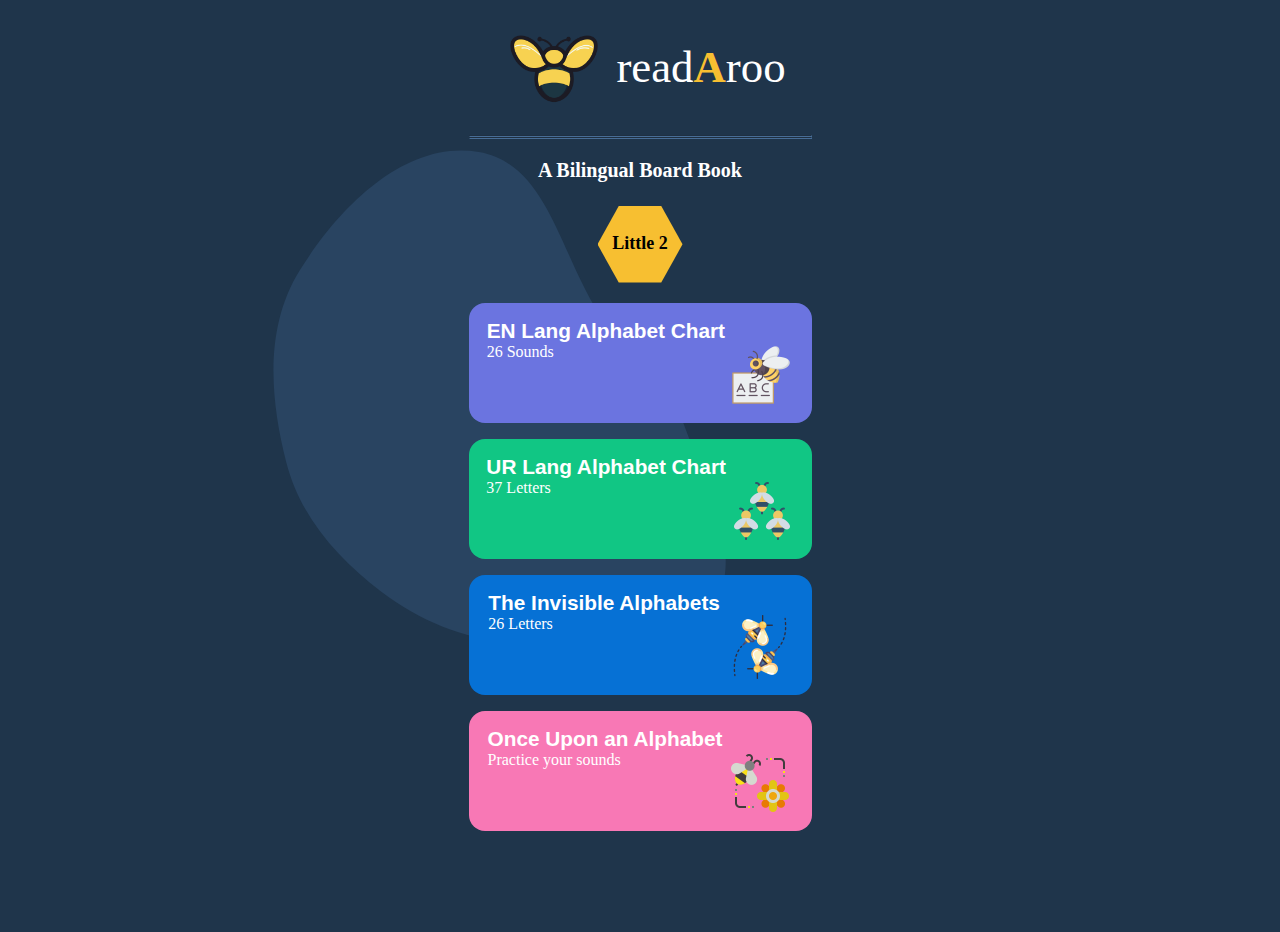
<file: index.html>
<html lang="en">
<head>
    <meta charset="utf-8"/>
    <link rel="icon" href="./media/bee-logo.png"/>
    <meta name="viewport" content="width=device-width,initial-scale=1"/>
    <link rel="apple-touch-icon" sizes="180x180" href="/apple-touch-icon.png">
    <link rel="manifest" href="/site.webmanifest">
    <link rel="mask-icon" href="/safari-pinned-tab.svg" color="#5bbad5">
    <meta property="og:title" content="readAroo"/>
    <meta property="og:type" content="website"/>
    <meta name="og:description" content="Helping kids with their reading journey.">
    <meta property="og:url" content="https://github.com/hummarabashir/readAroo-interactive-board"/>
    <meta property="og:image" content=""/>
    <meta name="twitter:card" content="summary_large_image">
    <meta name="msapplication-TileColor" content="#00aba9">
    <meta name="theme-color" content="#ffffff">
    <meta name="description" content="Web site created using javascript"/>
    <title>readAroo</title>
    <link href="https://fonts.googleapis.com/css2?family=Balsamiq+Sans:wght@700&family=Mansalva&display=swap" rel="stylesheet">
    <link type="text/css" rel="stylesheet" href="./styles1.css" />
</head>
<body>
    <div id="root">
        <div class="App">
            <main>
                <div class="heading">
                <img src="./media/bee-logo.png" alt="logo" class="title-image">
                <h1 class="title"><span class="title-span">read</span>A<span class="title-span">roo</span></h1>
                </div>
                <hr><hr/>
                <h3 class="greeting">A Bilingual Board Book</h3>
                <div>
                    <div class="hexagon">Little 2</div>
                </div>
                <section class="home-section">
                    <a href="en-alphabet_chart.html">
                        <div class="phase-two">
                            <div>
                                <h2>EN Lang Alphabet Chart</h2>
                                <p>26 Sounds</p>
                            </div>
                            <img class="homeimg" src="media/bird.png">
                        </div>
                    </a>
                    <a href="ur-alphabet_chart.html">
                        <div class="phase-three">
                            <div>
                                <h2>UR Lang Alphabet Chart</h2>
                                <p>37 Letters</p>
                            </div>
                            <img class="homeimg" src="media/butterfly.png">
                        </div>
                    </a>
                        <a href="alpha.html">
                            <div class="phase-five">
                                <div>
                                    <h2>The Invisible Alphabets</h2>
                                    <p>26 Letters</p>
                                </div>
                                <img class="homeimg" src="media/flower.png">
                            </div>
                        </a>
                            <a href="/">
                                <div class="quiz-button">
                                    <div>
                                        <h2>Once Upon an Alphabet</h2>
                                        <p>Practice your sounds</p>
                                    </div>
                                    <img class="homeimg" src="media/leaf.png">
                                </div>
                            </a>
                        </section>
                    </main>
        </div>
    </div>
</body>
</html>
</file>
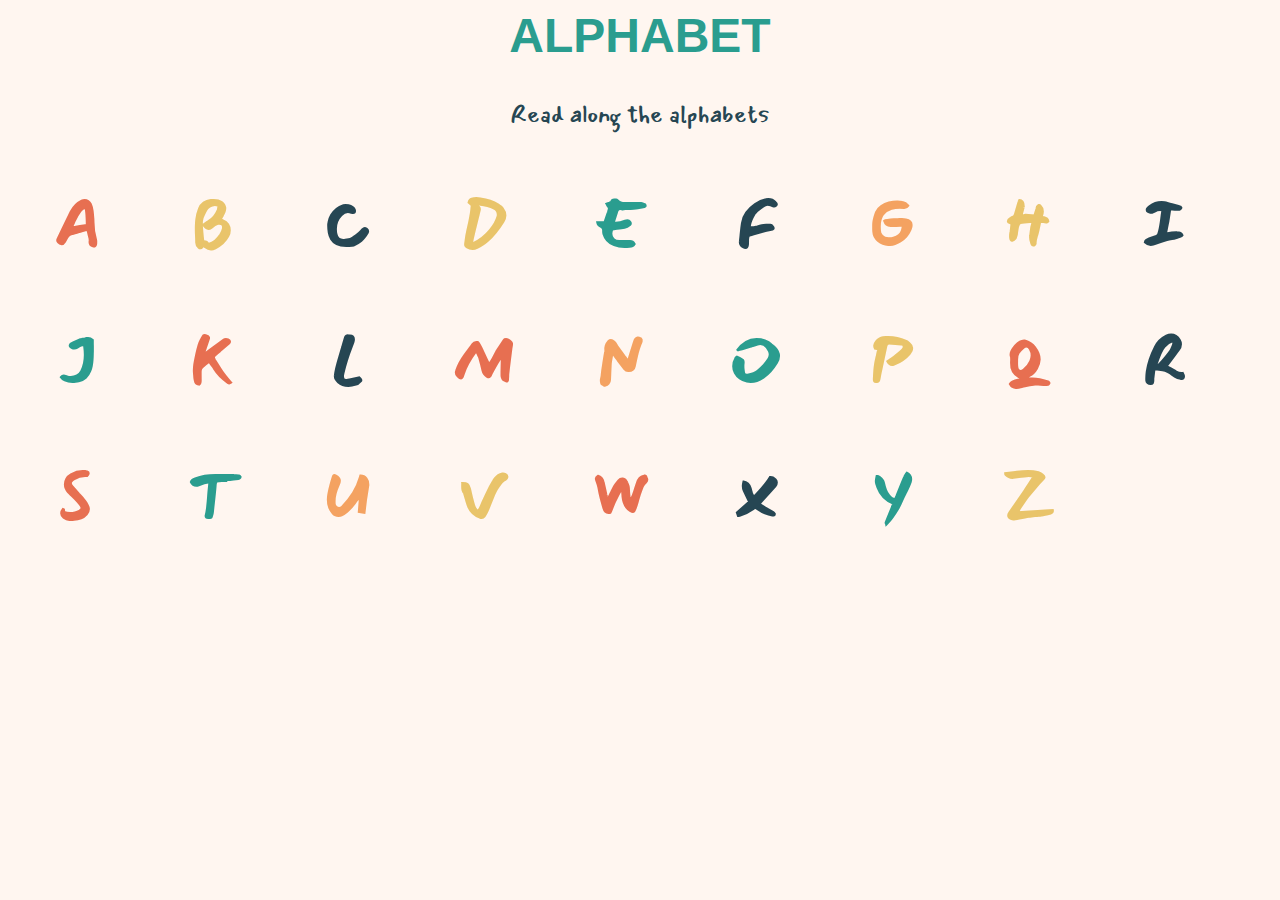
<file: alphabets-without-audio/index.html>
<html lang="en">
<head>
    <meta charset="UTF-8">
    <meta http-equiv="X-UA-Compatible" content="IE=edge">
    <meta name="viewport" content="width=device-width, initial-scale=1.0">
    <title>Alphabets - ReadAloud</title>
    <link href="https://fonts.googleapis.com/css2?family=Balsamiq+Sans:wght@700&family=Mansalva&display=swap" rel="stylesheet">
    <link href="styles.css" type="text/css" rel="stylesheet" />
</head>
<body>
    <h1>Alphabet</h1>
    <p class="subheading">Read along the alphabets<p>
        <div id="alphabet"></div>
    <script src="script.js"></script>
</body>
</html>
</file>
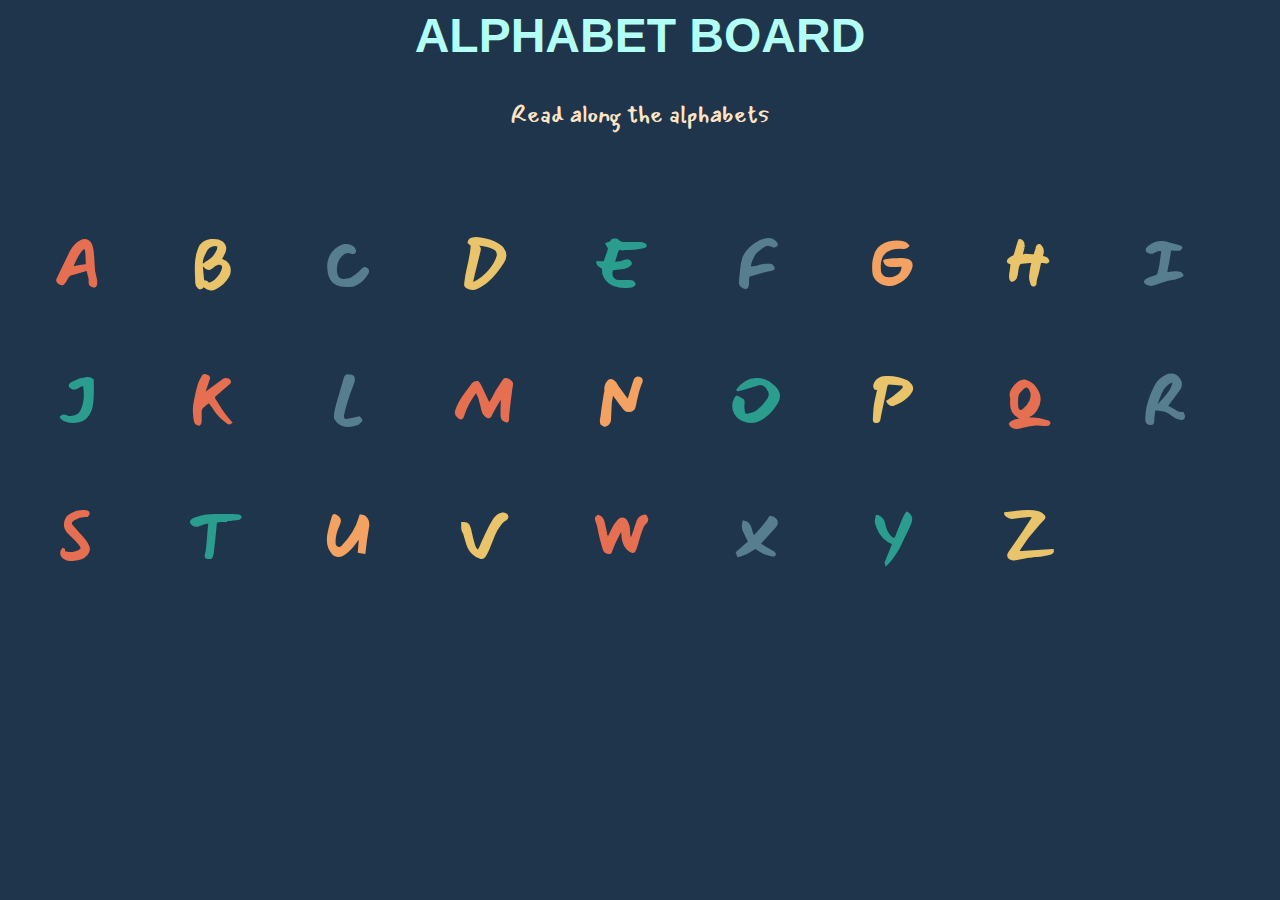
<file: alpha.html>
<html lang="en">
<head>
    <meta charset="UTF-8">
    <link rel="icon" href="./media/bee-logo.png"/>
    <meta http-equiv="X-UA-Compatible" content="IE=edge">
    <meta name="viewport" content="width=device-width, initial-scale=1.0">
    <title>Alphabets - ReadAlong</title>
    <link href="https://fonts.googleapis.com/css2?family=Balsamiq+Sans:wght@700&family=Mansalva&display=swap" rel="stylesheet">
    <link href="styles2.css" type="text/css" rel="stylesheet" />
</head>
<body>
    <h1>Alphabet Board</h1>
    <p class="subheading">Read along the alphabets<p>
        <div id="alphabet"></div>
    <script src="script.js"></script>
</body>
</html>
</file>
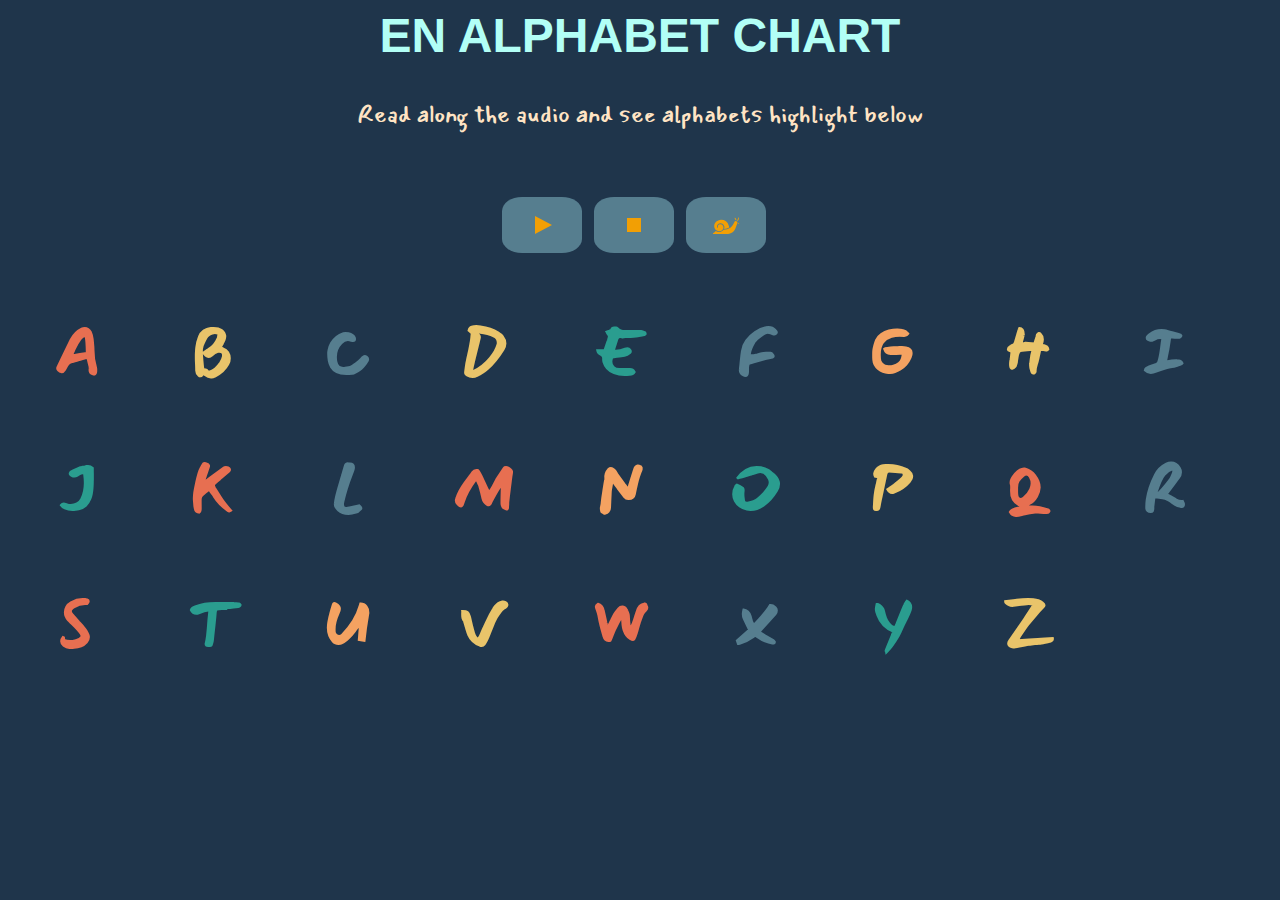
<file: en-alphabet_chart.html>
<html lang="en">
<head>
    <meta charset="utf-8"/>
    <link rel="icon" href="./media/bee-logo.png"/>
    <meta name="viewport" content="width=device-width,initial-scale=1"/>
    <link rel="apple-touch-icon" sizes="180x180" href="/apple-touch-icon.png">
    <link rel="manifest" href="/site.webmanifest">
    <link rel="mask-icon" href="/safari-pinned-tab.svg" color="#5bbad5">
    <meta property="og:title" content="readAroo"/>
    <meta property="og:type" content="website"/>
    <meta name="og:description" content="Helping kids with their reading journey.">
    <meta property="og:url" content="https://github.com/hummarabashir/readAroo-interactive-board"/>
    <meta property="og:image" content=""/>
    <meta name="twitter:card" content="summary_large_image">
    <meta name="msapplication-TileColor" content="#00aba9">
    <meta name="theme-color" content="#ffffff">
    <meta name="description" content="Web site created using javascript"/>
    <title>Alphabets - ReadAloud</title>
    <link href="https://fonts.googleapis.com/css2?family=Balsamiq+Sans:wght@700&family=Mansalva&display=swap" rel="stylesheet">
    <link href="styles2.css" type="text/css" rel="stylesheet" />
</head>
<body>
    <h1>EN Alphabet Chart</h1>
    <p class="subheading">Read along the audio and see alphabets highlight below<p>
        <div id="alphabet" class="readaloud" data-readaloud-player="true">
            <audio id="ch01_readAloud">
                <source src="alphabets.mp3" type="audio/mpeg" />
                <p>Your device or browser does not support audio.</p>
            </audio>
            <div class="audioControls">
                <button class="btn readaloud_playButton" id="playPauseToggleButton" data-playing="false" data-pressed="false" title="Play/Pause Button" role="button" aria-label="togglePlay"></button>
                <button class="btn readaloud_stopButton" id="stopButton" data-pressed="false" title="Stop Button" role="button" aria-label="stop"></button>
                <button class="btn readaloud_speedToggle" id="speedButton" data-pressed="false"  title="Speed Button" role="button" aria-label="speed"></button>
            </div>
            <div class="grid chapter-ReadAloud">
                <div class="block">
                    <p class="letter" id="L1-1" data-playhead="00.800">A</p>
                </div>
                <div class="block">
                    <p class="letter" id="L1-2" data-playhead="01.900">B</p>
                </div>
                <div class="block">
                    <p class="letter" id="L1-1" data-playhead="02.300">C</p>
                </div>
                <div class="block">
                    <p class="letter" id="L1-2" data-playhead="03.200">D</p>
                </div>
                <div class="block">
                    <p class="letter" id="L1-1" data-playhead="03.999">E</p>
                </div>
                <div class="block">
                    <p class="letter" id="L1-2" data-playhead="04.950">F</p>
                </div>
                <div class="block">
                    <p class="letter" id="L1-1" data-playhead="05.900">G</p>
                </div>
                <div class="block">
                    <p class="letter" id="L1-2" data-playhead="06.800">H</p>
                </div>
                <div class="block">
                    <p class="letter" id="L1-1" data-playhead="07.400">I</p>
                </div>
                <div class="block">
                    <p class="letter" id="L1-2" data-playhead="08.200">J</p>
                </div>
                <div class="block">
                    <p class="letter" id="L1-1" data-playhead="09.000">K</p>
                </div>
                <div class="block">
                    <p class="letter" id="L1-2" data-playhead="10.000">L</p>
                </div>
                <div class="block">
                    <p class="letter" id="L1-1" data-playhead="10.900">M</p>
                </div>
                <div class="block">
                    <p class="letter" id="L1-2" data-playhead="11.700">N</p>
                </div>
                <div class="block">
                    <p class="letter" id="L1-1" data-playhead="12.300">O</p>
                </div>
                <div class="block">
                    <p class="letter" id="L1-2" data-playhead="13.400">P</p>
                </div>
                <div class="block">
                    <p class="letter" id="L1-1" data-playhead="13.999">Q</p>
                </div>
                <div class="block">
                    <p class="letter" id="L1-2" data-playhead="14.800">R</p>
                </div>
                <div class="block">
                    <p class="letter" id="L1-1" data-playhead="15.800">S</p>
                </div>
                <div class="block">
                    <p class="letter" id="L1-2" data-playhead="16.800">T</p>
                </div>
                <div class="block">
                    <p class="letter" id="L1-1" data-playhead="17.800">U</p>
                </div>
                <div class="block">
                    <p class="letter" id="L1-2" data-playhead="18.800">V</p>
                </div>
                <div class="block">
                    <p class="letter" id="L1-1" data-playhead="19.800">W</p>
                </div>
                <div class="block">
                    <p class="letter" id="L1-2" data-playhead="20.800">X</p>
                </div>
                <div class="block">
                    <p class="letter" id="L1-1" data-playhead="21.600">Y</p>
                </div>
                <div class="block">
                    <p class="letter" id="L1-2" data-playhead="22.600">Z</p>
                </div>
            </div>
        </div>
    <script src="custom-read-aloud-0.1.6.js" type="text/javascript"></script>
    <script src="readaloud.js" type="text/javascript"></script>
    <script type="text/javascript">ReadAloud('#ch01_readAloud', {});</script>
</body>
</html>
</file>
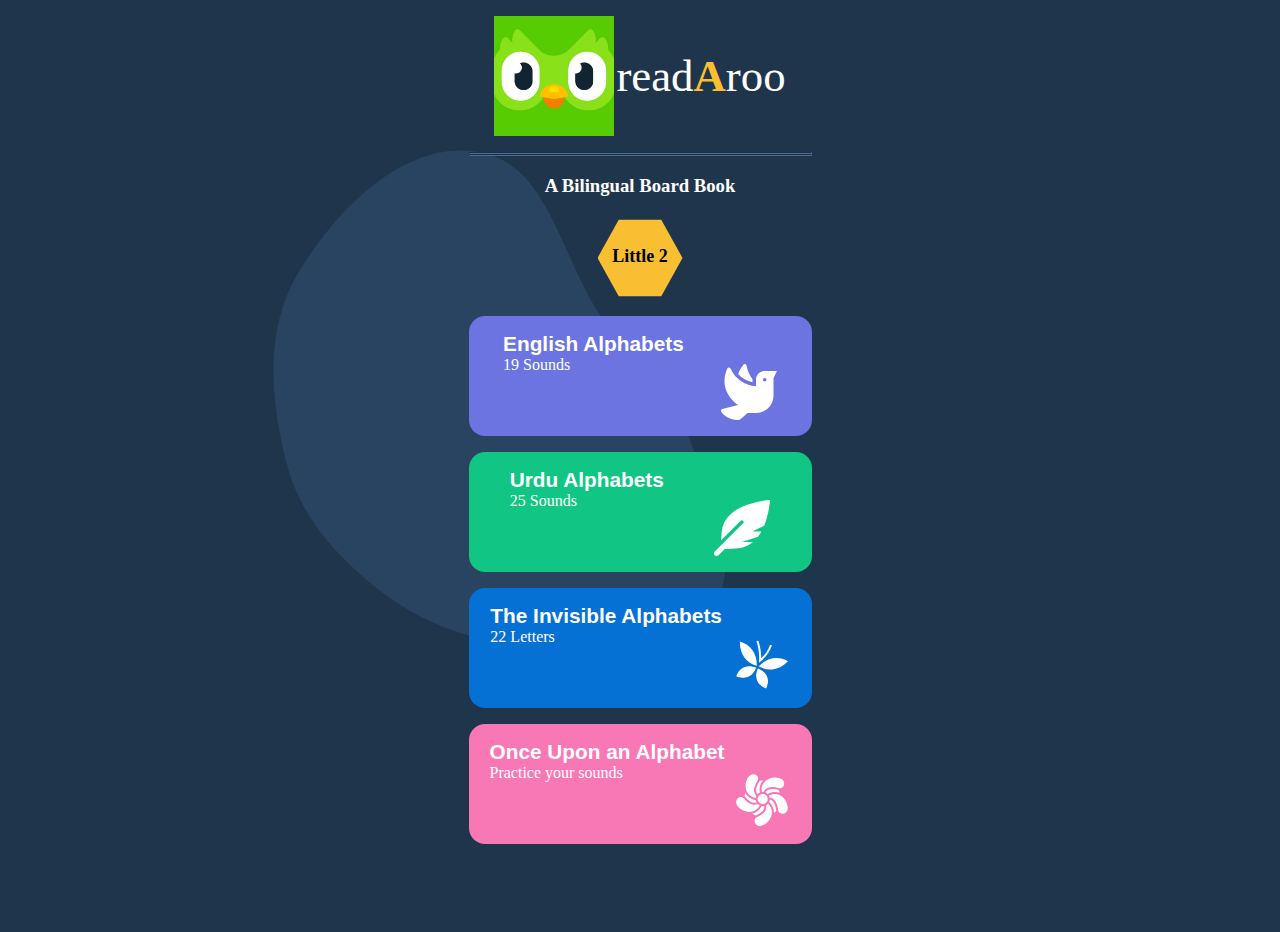
<file: index1.html>
<html lang="en">
<head>
    <meta charset="UTF-8">
    <meta http-equiv="X-UA-Compatible" content="IE=edge">
    <meta name="viewport" content="width=device-width, initial-scale=1.0">
    <title>Document</title>
    <link type="text/css" rel="stylesheet" href="./styles1.css" />
</head>
<body>
    <div id="root">
        <div class="App">
            <main>
                <div class="heading">
                <img src="./media/logo.jpeg" alt="logo" class="title-image">
                <h1 class="title"><span class="title-span">read</span>A<span class="title-span">roo</span></h1>
                </div>
                <hr><hr/>
                <h3 style="text-align: center; margin: 1em;">A Bilingual Board Book</h3>
                <div>
                    <div class="hexagon">Little 2</div>
                </div>
                <section class="home-section">
                    <a href="/">
                        <div class="phase-two"><div>
                            <h2>English Alphabets</h2>
                <p>19 Sounds</p></div>
                <svg stroke="currentColor" fill="currentColor" stroke-width="0" viewBox="0 0 512 512" class="dove" height="1em" width="1em" xmlns="http://www.w3.org/2000/svg">
                    <path d="M288 167.2v-28.1c-28.2-36.3-47.1-79.3-54.1-125.2-2.1-13.5-19-18.8-27.8-8.3-21.1 24.9-37.7 54.1-48.9 86.5 34.2 38.3 80 64.6 130.8 75.1zM400 64c-44.2 0-80 35.9-80 80.1v59.4C215.6 197.3 127 133 87 41.8c-5.5-12.5-23.2-13.2-29-.9C41.4 76 32 115.2 32 156.6c0 70.8 34.1 136.9 85.1 185.9 13.2 12.7 26.1 23.2 38.9 32.8l-143.9 36C1.4 414-3.4 426.4 2.6 435.7 20 462.6 63 508.2 155.8 512c8 .3 16-2.6 22.1-7.9l65.2-56.1H320c88.4 0 160-71.5 160-159.9V128l32-64H400zm0 96.1c-8.8 0-16-7.2-16-16s7.2-16 16-16 16 7.2 16 16-7.2 16-16 16z"></path>
                </svg>
            </div>
        </a>
                    <a href="/">
                    <div class="phase-three">
                        <div>
                        <h2>Urdu Alphabets</h2>
                        <p>25 Sounds</p>
                    </div>
                    <svg stroke="currentColor" fill="currentColor" stroke-width="0" viewBox="0 0 512 512" class="feather" height="1em" width="1em" xmlns="http://www.w3.org/2000/svg">
                        <path d="M512 0C460.22 3.56 96.44 38.2 71.01 287.61c-3.09 26.66-4.84 53.44-5.99 80.24l178.87-178.69c6.25-6.25 16.4-6.25 22.65 0s6.25 16.38 0 22.63L7.04 471.03c-9.38 9.37-9.38 24.57 0 33.94 9.38 9.37 24.59 9.37 33.98 0l57.13-57.07c42.09-.14 84.15-2.53 125.96-7.36 53.48-5.44 97.02-26.47 132.58-56.54H255.74l146.79-48.88c11.25-14.89 21.37-30.71 30.45-47.12h-81.14l106.54-53.21C500.29 132.86 510.19 26.26 512 0z"></path>
                    </svg>
                    </div>
                </a>
                        <a href="/"><div class="phase-five">
                            <div><h2>The Invisible Alphabets</h2>
                                <p>22 Letters</p>
                            </div>
                                <svg stroke="currentColor" fill="currentColor" stroke-width="0" viewBox="0 0 512 512" class="butterfly" height="1em" width="1em" xmlns="http://www.w3.org/2000/svg">
                                    <path d="M222.97 43.094l-17.72 5.937c18.246 54.362 27.075 112.164 24.406 174.47l-.875 20.5 16.032-12.78c47.213-37.597 81.827-86.216 102.282-146.095l-17.688-6.063c-17.04 49.88-44.08 90.906-80.656 124.22.156-56.652-8.915-109.937-25.78-160.188zM53.812 51.22C51.09 160.79 110.03 244.245 208.75 273c2.573-110.1-55.144-193.608-154.938-221.78zm335.156 150.374c-58.436-.03-115.656 25.943-163.5 76.094 90.775 49.848 192.148 32.407 268.217-47.563-34.172-19.135-69.658-28.513-104.718-28.53zM136.936 277.03c-52.45.582-94.1 32.36-116.687 91.25 82.336 33.03 151.56 4.26 182.72-77.374-23.333-9.574-45.51-14.102-66.032-13.875zm81.97 19.47c-37.76 80.056-8.793 149.03 75.343 183.094 37.786-80.46 9.994-149.316-75.344-183.094z"></path>
                                </svg>
                            </div>
                        </a>
                            <a href="/games">
                                <div class="quiz-button">
                                    <div>
                                        <h2>Once Upon an Alphabet</h2>
                                        <p>Practice your sounds</p>
                                    </div>
                                    <svg stroke="currentColor" fill="currentColor" stroke-width="0" viewBox="0 0 512 512" class="feather" height="1em" width="1em" xmlns="http://www.w3.org/2000/svg">
                                        <path d="M176.53 19.47c-.53-.004-1.058.014-1.593.03-.57.017-1.145.055-1.718.094-15.293 1.038-31.656 9.986-45.282 31.75-27.477 43.885-28.525 97.68-5.844 136.28 15.093 25.69 40.417 45.188 76.875 51.157.894-6.55 2.752-12.81 5.468-18.593-11.405-12.327-18.01-26.242-20.25-41.062-4.746-31.38 8.784-64.32 29.03-95.03 8.494-12.884 9.45-24.52 6.345-34.657-3.106-10.14-10.73-18.925-20.813-24.25-6.647-3.51-14.247-5.674-22.22-5.72zm198.064 29.75c-37.07.05-71.842 14.557-94.53 39.31-21.288 23.225-32.635 55.356-25.377 94.876 2.737-.356 5.514-.562 8.344-.562 2.248 0 4.468.118 6.658.344 8.678-17.88 21.282-30.383 36.687-37.782 28.608-13.74 64.078-10.445 99.375-.094 14.806 4.343 26.218 1.85 35-4.093 8.782-5.944 14.928-15.83 17.063-27.032 4.268-22.407-6.07-49.4-45.75-60.032-12.503-3.35-25.113-4.954-37.47-4.937zM261.688 77.812c-8.663 0-17.195.693-25.5 1.968-1.764 4.902-4.185 9.803-7.344 14.595-18.915 28.69-29.82 57.914-26.188 81.938 1.497 9.9 5.29 19.32 12.28 28.062 6.062-6.743 13.527-12.2 21.908-15.938-8.33-44.56 3.543-83.07 27.72-110.593-.962-.017-1.912-.03-2.877-.03zm89.25 77.312c-1.02-.006-2.027.01-3.032.03-12.502.25-23.856 2.493-33.437 7.095-10.745 5.16-19.894 13.197-26.658 25.563 7.123 2.976 13.615 7.19 19.188 12.375 23.372-13.382 47.298-19.12 70.094-18.407 13.43.422 26.462 3.095 38.75 7.72 1.19.448 2.356.924 3.53 1.406-3.043-9.002-6.843-17.637-11.312-25.875-2.49-.445-5.016-1.033-7.562-1.78-17.39-5.1-34.276-8.04-49.563-8.125zm-247.5 37.438c-3.102 9.498-5.397 19.366-6.75 29.53 3.844 2.94 7.526 6.417 10.937 10.47 22.13 26.29 47.062 45.03 71.125 48.375 8.972 1.246 18.1.6 27.438-2.657-3.463-6.362-5.905-13.37-7.063-20.78-43.162-6.468-74.965-29.445-93.156-60.406-.88-1.496-1.716-3.003-2.532-4.53zm266.968 7.562c-.9.016-1.813.053-2.72.094-15.917.71-32.434 5.25-48.998 14.436 3.44 5.8 5.974 12.198 7.468 18.97 15.995 2.598 29.416 9.17 40.156 19 23.413 21.425 33.575 55.573 37.125 92.186 1.49 15.36 8.058 25.004 16.844 30.938 8.788 5.934 20.25 7.946 31.44 5.75 22.38-4.39 43.58-24.057 38.655-64.844-6.206-51.403-39.195-93.918-81.094-109.687-12.274-4.62-25.35-7.09-38.874-6.845zM263.03 201.53c-25.51 0-46 20.49-46 46 0 25.513 20.49 46 46 46 25.513 0 45.97-20.487 45.97-46 0-25.51-20.457-46-45.97-46zM61.907 228.657c-10.602.097-21.184 4.94-29.156 13.094-15.944 16.31-22.248 44.514 4.938 75.313 34.262 38.815 85.546 55.12 129 44.343 27.786-6.89 52.807-24.442 69-55.312-6.75-3.17-12.853-7.468-18.094-12.656-13.844 6.054-27.785 7.923-41.406 6.03-31.435-4.367-59.187-26.733-82.875-54.874-9.937-11.804-20.805-16.034-31.407-15.938zM327.47 252.47c-.617 8.075-2.705 15.76-6.033 22.75 31.313 28.636 44.904 64.466 43.344 99.624 0 .03.003.062 0 .094 7.697-6.08 14.836-12.832 21.345-20.157-.567-2.634-1.007-5.363-1.28-8.186-3.318-34.205-13.235-63.786-31.158-80.188-7.17-6.563-15.722-11.45-26.218-13.937zm-16.408 38.25c-4.6 5.115-9.998 9.49-16 12.936 2.4 15.863.274 30.532-5.687 43.688-13.1 28.91-42.393 49.194-76.094 63.937-14.135 6.186-21.242 15.4-24.155 25.595-2.913 10.196-1.31 21.73 4.25 31.688 11.12 19.912 36.415 33.97 73.656 16.625 46.935-21.86 77.08-66.428 79.064-111.157 1.294-29.18-8.88-58.737-35.03-83.31zM277.47 310.56c-4.65 1.07-9.474 1.657-14.44 1.657-3.22 0-6.37-.26-9.467-.72-18.668 37.097-48.75 59.723-82.375 68.063-1.625.402-3.27.786-4.907 1.125 9.872 6.914 20.533 12.77 31.814 17.437 2.43-1.435 4.99-2.775 7.72-3.97 31.48-13.772 56.533-32.368 66.56-54.5 3.994-8.81 5.965-18.406 5.095-29.092z"></path>
                                    </svg>
                                </div>
                            </a>
                        </section>
                    </main>
        </div>
    </div>
</body>
</html>
</file>
<file: styles1.css>
:root {
    --dark-navy: #1F354B;
    --navy: #294461;
    --green: #11c684;
    --purple: #6B74E0;
    --pink: #F878B5;
    --blue: #0671D5;
    --yellow: #F7BF31;
    --light-blue: #6CDFEF;
  }
  
  * {
    margin: 0 auto;
    padding: 0;
    box-sizing: border-box;
    max-width: 375px;
  }
  
  body {
    background-color: var(--dark-navy);
    color: white;
    margin: 1em;
    height: 100vh;
    background-image: url("./media/blob.fa5e1835bd2c64a45308.svg");
    background-position: -180px 150px;
    background-repeat: no-repeat;
    background-size: auto 500px;
    font-family: fantasy;
  }
  
  h1 {
    text-align: center;
  }
  h2{
    font-size: 1.3rem;
    font-family: 'Trebuchet MS', 'Lucida Sans Unicode', 'Lucida Grande', 'Lucida Sans', Arial, sans-serif;
  }
  
  a {
    text-decoration: none;
    color:white;
  }
  
  header {
    position: relative;
  }
  
  .heading {
    display: flex;
    justify-content: center;
    align-items: center;
    gap: 2px;
    margin: 1em;
  }
  
  .title {
    color: #F7BF31;
    margin: 0;
    font-size: 2.8em;
  }
  
  .title-span {
    color: white;
    font-weight: 200;
  }
  
  .title-image {
    width: 120px;
    /* height: 70px; */
    margin: 0;
  }
  
  .back-arrow {
    position: absolute;
    top: 8px;
    left: 0;
    font-size: 1.25rem;
    cursor: pointer;
  }
  
  .toggle {
    position: absolute;
    top: 8px;
    right: 0;
    font-size: 1.25rem;
  }
  
  .home-section {
    padding-bottom: 0.5em;
  }

  .homeimg {
    width: 4rem;
    margin-top: auto;
  }
  
  .phase-two, .phase-three, .phase-five, .quiz-button, .game-button  {
      border-radius: 16px;
      /* width: 200px; */
      height: 120px;
      margin: 1em auto;
      padding: 1em;
      display: flex;
      transition: all .2s ease-in-out;
  }
  
  
  .phase-two:hover, .phase-three:hover, .phase-five:hover, .quiz-button:hover  {
    transform: scale(1.1);
  }
  
  .phase-two {
      background-color: var(--purple);
  }
  
  .phase-three {
    background-color: var(--green);
  }
  
  .phase-five {
    background-color: var(--blue);
  }
  
  .quiz-button {
    background-color: var(--pink);
  }
  
  .dove, .feather, .butterfly {
    font-size: 3.5rem;
    margin-top: auto;
  }
  
  .greeting {
    text-align: center;
    margin: 1em;
    font-size: 1.25rem;
  }
  .hexagon, .hexagon:before {
    background: #f7bf31;
}
hr{
    border-color: #476d96;
}

.hexagon {
    -webkit-clip-path: polygon(25% 5%,75% 5%,100% 50%,75% 95%,25% 95%,0 50%);
    clip-path: polygon(25% 5%,75% 5%,100% 50%,75% 95%,25% 95%,0 50%);
    color: #000;
    font-size: 1.125rem;
    font-weight: 600;
    height: 85px;
    text-align: center;
    width: 85px;
}
.hexagon:before {
    content: "";
    display: inline-block;
    height: 100%;
    vertical-align: middle;
}
</file>
<file: alphabets-without-audio/styles.css>
body {
    background-color: #fff6f0;
    text-align: center;
    color: #264653;
    font-family: "Mansalva", cursive;
  }
  
  h1 {
    font-family: "Open Sans", sans-serif;
    text-transform: uppercase;
    color: #2a9d8f;
    font-size: 3em;
  }
  
  .subheading {
    font-size: 1.5em;
  }
  
  .grid {
    display: flex;
    flex-wrap: wrap;
  }
  
  .block {
    margin: 0.5em;
    width: 120px;
    height: 120px;
    justify-content: center;
    display: flex;
    align-items: center;
  }
  
  .block:nth-child(2n) .letter {
    color: #e9c46a;
  }
  .block:nth-child(3n) .letter {
    color: #264653;
  }
  .block:nth-child(5n) .letter {
    color: #2a9d8f;
  }
  .block:nth-child(7n) .letter {
    color: #f4a261;
  }
  
  .letter {
    font-weight: bold;
    font-size: 4em;
    color: #e76f51;
    text-transform: uppercase;
  }
  
  .selectedLetter {
    background-color: #eed9cb;
    border-radius: 50%;
  }
</file>
<file: styles2.css>
body {
    background-color: #1F354B;
    text-align: center;
    color: #264653;
    font-family: "Mansalva", cursive;
  }
  
  h1 {
    font-family: "Open Sans", sans-serif;
    text-transform: uppercase;
    color: #b2fff6;
    font-size: 3em;
  }
  
  .subheading {
    font-size: 1.5em;
    color: bisque;
  }

  #alphabet {
    margin-top: 4rem;
  }
  
  .grid {
    display: flex;
    flex-wrap: wrap;
  }
  
  .block {
    margin: 0.5em;
    width: 120px;
    height: 120px;
    justify-content: center;
    display: flex;
    align-items: center;
  }
  
  .block:nth-child(2n) .letter {
    color: #e9c46a;
  }
  .block:nth-child(3n) .letter {
    color: #567e8f;
  }
  .block:nth-child(5n) .letter {
    color: #2a9d8f;
  }
  .block:nth-child(7n) .letter {
    color: #f4a261;
  }
  
  .letter {
    font-weight: bold;
    font-size: 4em;
    color: #e76f51;
    text-transform: uppercase;
  }
  
  .selectedLetter {
    background-color: #eed9cb;
    border-radius: 50%;
  }
  
    /*=============================================
=      Reading Section     =
=============================================*/

.audioControls{
  display: flex;
  align-items: center;
  justify-content: center;
  margin: 2em;
}

.audioControls button{
  border: none;
  margin: 0;
  padding: 0;
  width: auto;
  overflow: visible;
  background: #567e8f;
  color: inherit;
  font: inherit;
  line-height: normal;
  -webkit-font-smoothing: inherit;
  -moz-osx-font-smoothing: inherit;
  -webkit-appearance: none;
  vertical-align: bottom;
  margin-right: 0.75em;
  min-height: 3.5em;
  min-width: 5em;
  border-radius: 25%;
  /* border: 2px solid #24408e; */
  /* background-color: transparent; */
  cursor: pointer;
}

.readaloud_playButton:before {
  display: block;
  content: "";
  /* height: 1em; */
  width: 0.1em;
  margin: 0 auto;
  border-color: transparent transparent transparent #f29f04;
  transition: 100ms all ease;
  will-change: border-width;
  border-style: solid;
  border-width: 0.6em 0 0.6em 1.1em;
  position: relative;
  left: 2px;
}

.readaloud_stopButton:before {
  display: block;
  content: "";
  height: 0.85em;
  width: 0.85em;
  margin: 0 auto;
  background-color: #f29f04;
}

.readaloud_speedToggle:before {
  display: block;
  content: "";
  margin: 0 auto;
  height: 1.6em;
  width: 1.6em;
  background: url(./media/snail-icon.svg) center center;
  background-repeat: no-repeat;
  background-size: 105%;
}

.customHighlighted {
  background-color: #eed9cb;
  border-radius: 35%;
  width: 1.4em;
  height: 1.4em;
  justify-content: center;
  display: flex;
  align-items: center;
}

.readaloud_playButton[data-pressed='true'] {
  background-color: #eed9cb;
}

.readaloud_speedToggle[data-pressed='true'] {
  background-color: #eed9cb;
}

.readaloud_playButton[data-playing='true']:before {
  margin: 0 auto;
  border-style: double;
  border-width: 0px 0 0px 1em;
  height: 1em;
}
</file>
